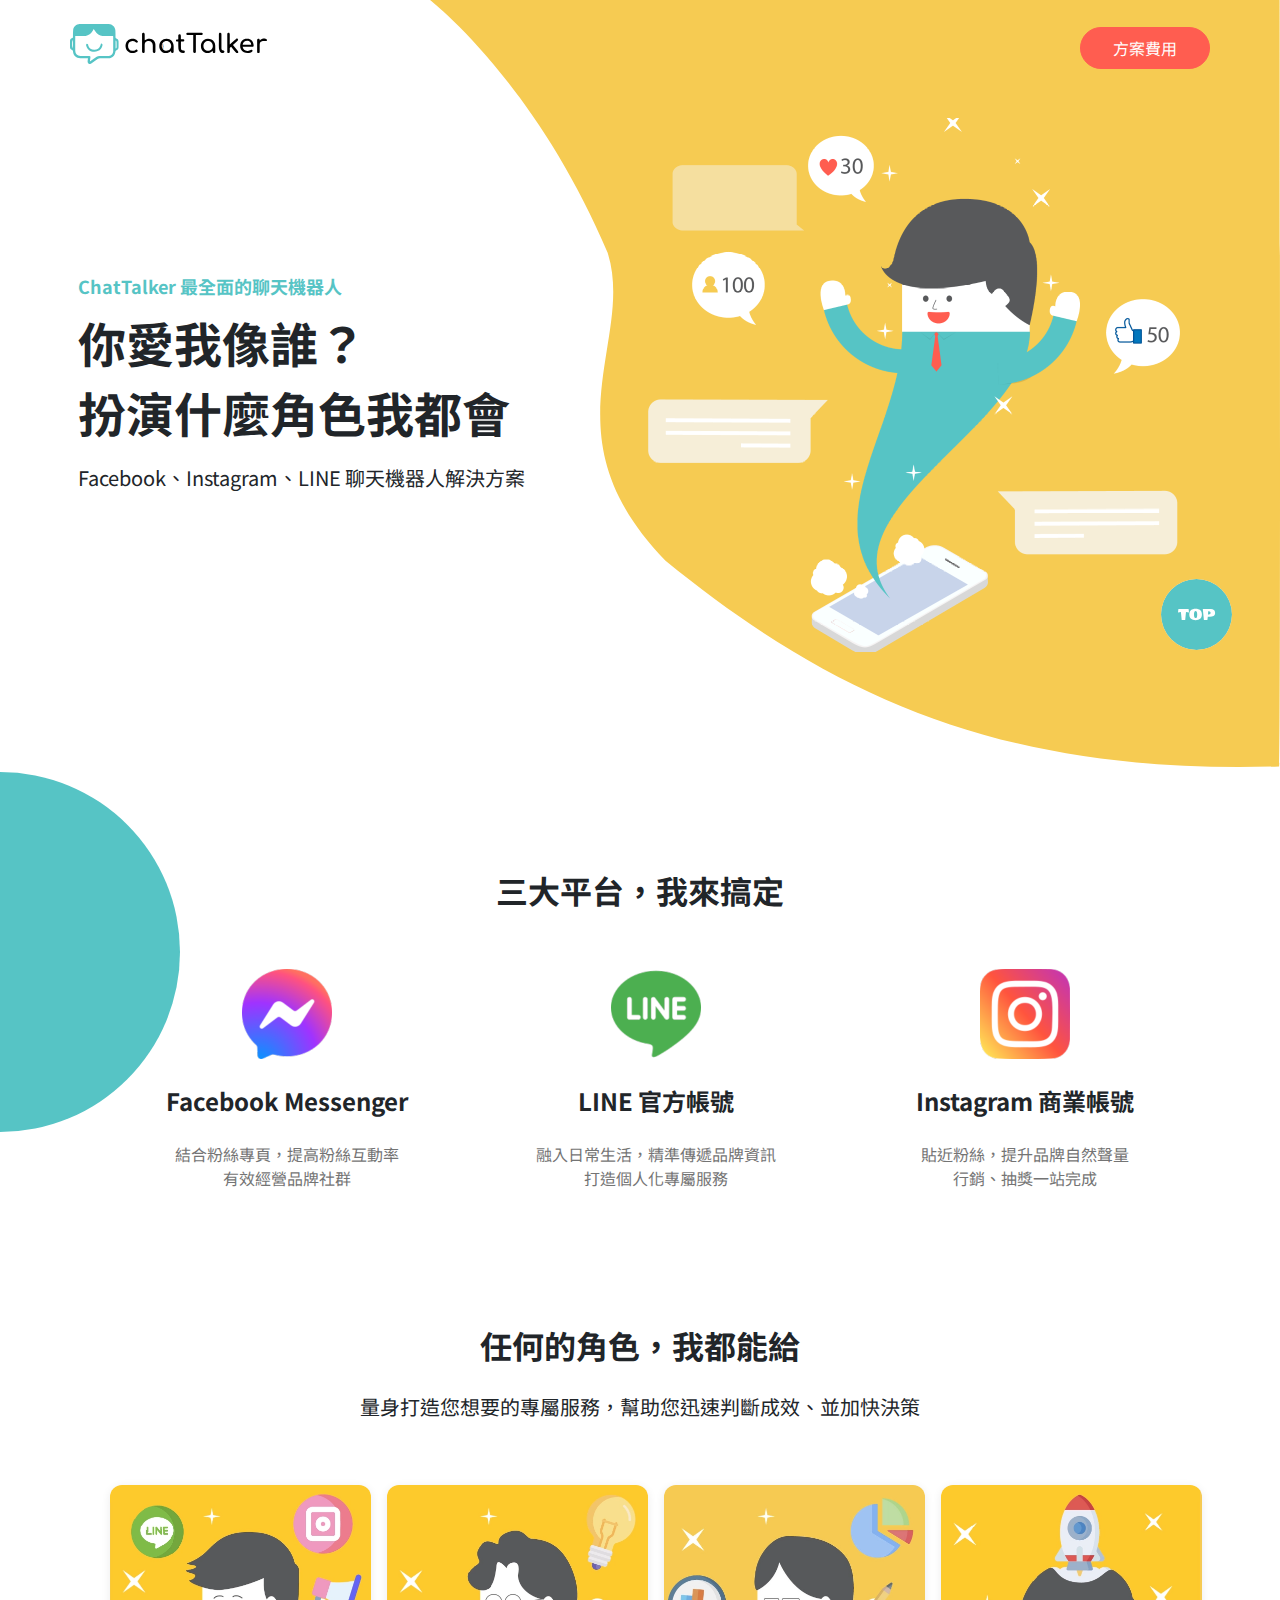
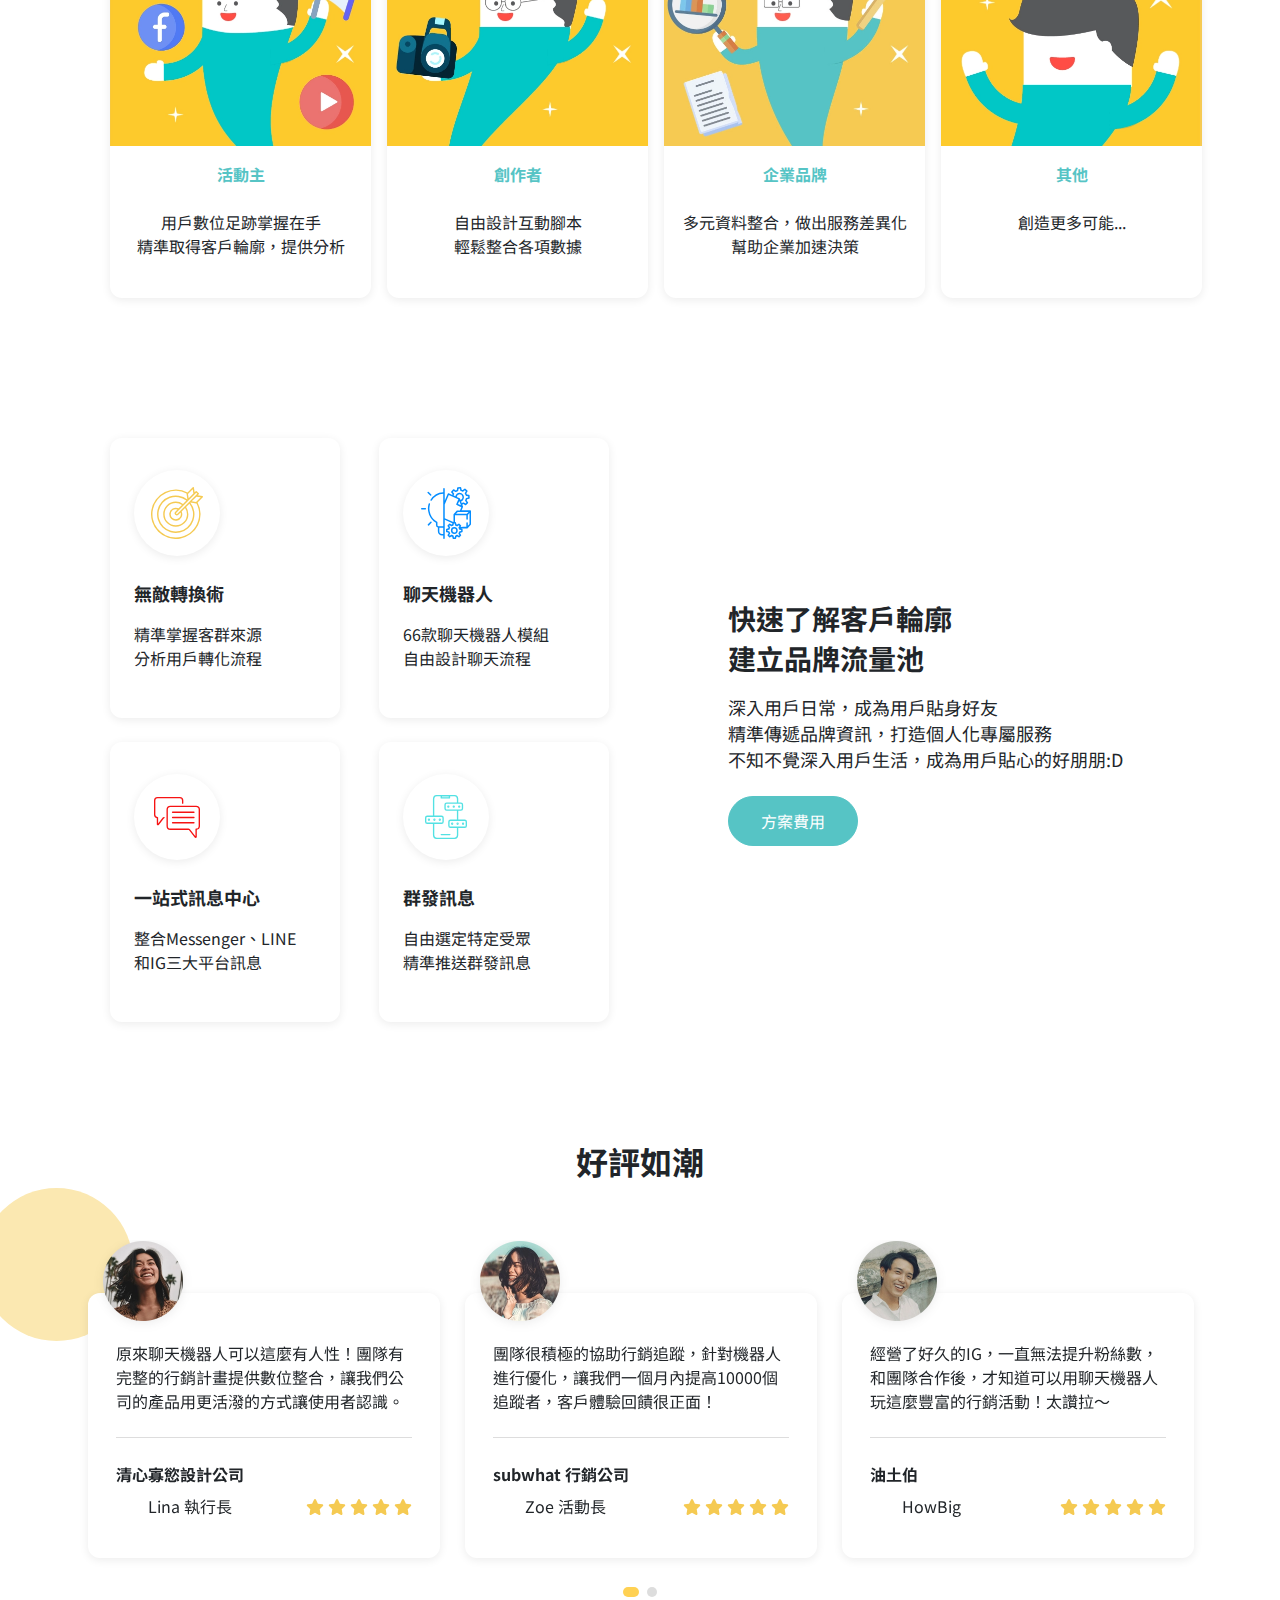
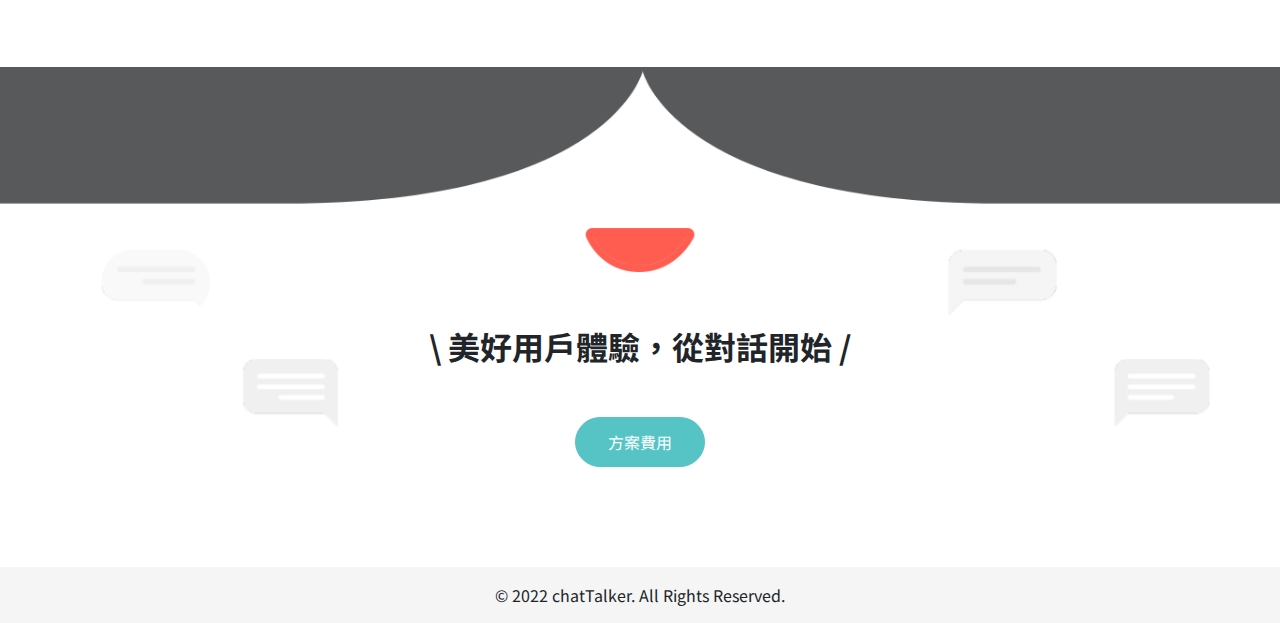
<file: index.html>
<!DOCTYPE html>
<html lang="zh-Hant-TW">
  <head>
    <meta charset="UTF-8" />
    <meta http-equiv="X-UA-Compatible" content="IE=edge" />
    <meta name="viewport" content="width=device-width, initial-scale=1.0" />
    <title>ChatTalker 最全面的聊天機器人</title>
    <link rel="preconnect" href="https://fonts.googleapis.com" />
    <link rel="preconnect" href="https://fonts.gstatic.com" crossorigin />
    <link
      href="https://fonts.googleapis.com/css2?family=Noto+Sans+TC:wght@400;700&display=swap"
      rel="stylesheet"
    />
    <link
      rel="stylesheet"
      href="css/fontawesome.min.css"
    />
    <link
      rel="stylesheet"
      href="css/solid.min.css"
    />
    <link rel="stylesheet" href="css/app.css" />
  </head>
  <body>
    <div class="wrap">
      <header>
        <div class="container">
          <div class="row">
            <div
              class="col-12 d-flex justify-content-between align-items-center"
            >
              <h1>
                <a class="logo" href="index.html" alt="ChatTalker"
                  ><img src="images/logo.svg" alt="ChatTalker"
                /></a>
              </h1>
              <a
                href="pricing.html"
                class="btn btn-secondary rounded-pill"
                alt="方案費用"
                >方案費用</a
              >
            </div>
          </div>
        </div>
      </header>
      <main>
        <section class="intro">
          <div class="container">
            <div class="row d-flex align-items-center">
              <div class="col-12 col-lg-6 intro-text">
                <h3 class="d-block fw-bold">ChatTalker 最全面的聊天機器人</h3>
                <h2 class="fw-bold">你愛我像誰？<br />扮演什麼角色我都會</h2>
                <p>Facebook、Instagram、LINE 聊天機器人解決方案</p>
              </div>
              <div class="col-12 col-lg-6 intro-background">
                <img
                  src="images/home@2x.png"
                  alt="ChatTalker 最全面的聊天機器人"
                />
              </div>
            </div>
          </div>
        </section>
        <section class="platform">
          <div class="container">
            <div class="row">
              <div class="col-12">
                <h2 class="section-title fw-bold text-center">
                  三大平台，我來搞定
                </h2>
                <ul class="row d-flex">
                  <li class="col-12 col-md-4 text-center">
                    <img src="images/messenger@2x.png" alt="" />
                    <h3 class="fw-bold">Facebook Messenger</h3>
                    <p>結合粉絲專頁，提高粉絲互動率<br />有效經營品牌社群</p>
                  </li>
                  <li class="col-12 col-md-4 text-center">
                    <img src="images/line@2x.png" alt="" />
                    <h3 class="fw-bold">LINE 官方帳號</h3>
                    <p>
                      融入日常生活，精準傳遞品牌資訊<br />打造個人化專屬服務
                    </p>
                  </li>
                  <li class="col-12 col-md-4 text-center">
                    <img src="images/instagram@2x.png" alt="" />
                    <h3 class="fw-bold">Instagram 商業帳號</h3>
                    <p>貼近粉絲，提升品牌自然聲量<br />行銷、抽獎一站完成</p>
                  </li>
                </ul>
              </div>
            </div>
          </div>
        </section>
        <section class="character">
          <div class="container">
            <!-- .row>.col-12 -->
            <div class="row">
              <div class="col-12">
                <h2 class="section-title fw-bold text-center">
                  任何的角色，我都能給
                </h2>
                <p class="section-subtitle">
                  量身打造您想要的專屬服務，幫助您迅速判斷成效、並加快決策
                </p>
                <ul class="character-content row">
                  <li class="col-12 col-md-6 col-lg-3">
                    <div class="character-desc">
                      <img src="images/role01.png" alt="" />
                      <div class="character-detail d-block">
                        <h3 class="fw-bold">活動主</h3>
                        <p>
                          用戶數位足跡掌握在手<br />精準取得客戶輪廓，提供分析
                        </p>
                      </div>
                    </div>
                  </li>
                  <li class="col-12 col-md-6 col-lg-3">
                    <div class="character-desc">
                      <img src="images/role02.png" alt="" />
                      <div class="character-detail d-block">
                        <h3 class="fw-bold">創作者</h3>
                        <p>自由設計互動腳本<br />輕鬆整合各項數據</p>
                      </div>
                    </div>
                  </li>
                  <li class="col-12 col-md-6 col-lg-3">
                    <div class="character-desc">
                      <img src="images/role03.png" alt="" />
                      <div class="character-detail d-block">
                        <h3 class="fw-bold">企業品牌</h3>
                        <p>
                          多元資料整合，做出服務差異化<br />幫助企業加速決策
                        </p>
                      </div>
                    </div>
                  </li>
                  <li class="col-12 col-md-6 col-lg-3">
                    <div class="character-desc">
                      <img src="images/role04.png" alt="" />
                      <div class="character-detail d-block">
                        <h3 class="fw-bold">其他</h3>
                        <p>創造更多可能...</p>
                      </div>
                    </div>
                  </li>
                </ul>
              </div>
            </div>
          </div>
        </section>
        <section class="service">
          <div class="container">
            <div class="service-content">
              <div class="row">
                <div class="col-12 col-xl-6">
                  <ul class="service-function row d-flex">
                    <li class="col-12 col-sm-6 col-lg-3 col-xl-6">
                      <div class="service-item">
                        <div
                          class="service-icon d-flex align-items-center justify-content-center text-center rounded-circle"
                        >
                          <img src="images/service01.svg" alt="" />
                        </div>
                        <h3 class="fw-bold">無敵轉換術</h3>
                        <p>精準掌握客群來源<br />分析用戶轉化流程</p>
                      </div>
                    </li>
                    <li class="col-12 col-sm-6 col-lg-3 col-xl-6">
                      <div class="service-item">
                        <div
                          class="service-icon d-flex align-items-center justify-content-center text-center rounded-circle"
                        >
                          <img src="images/service02.svg" alt="" />
                        </div>
                        <h3 class="fw-bold">聊天機器人</h3>
                        <p>66款聊天機器人模組<br />自由設計聊天流程</p>
                      </div>
                    </li>
                    <li class="col-12 col-sm-6 col-lg-3 col-xl-6">
                      <div class="service-item">
                        <div
                          class="service-icon d-flex align-items-center justify-content-center text-center rounded-circle"
                        >
                          <img src="images/service03.svg" alt="" />
                        </div>
                        <h3 class="fw-bold">一站式訊息中心</h3>
                        <p>整合Messenger、LINE<br />和IG三大平台訊息</p>
                      </div>
                    </li>
                    <li class="col-12 col-sm-6 col-lg-3 col-xl-6">
                      <div class="service-item">
                        <div
                          class="service-icon d-flex align-items-center justify-content-center text-center rounded-circle"
                        >
                          <img src="images/service04.svg" alt="" />
                        </div>
                        <h3 class="fw-bold">群發訊息</h3>
                        <p>自由選定特定受眾<br />精準推送群發訊息</p>
                      </div>
                    </li>
                  </ul>
                </div>
                <div
                  class="col-12 col-xl-6 service-text d-flex flex-wrap align-items-center justify-content-center"
                >
                  <div class="service-text-content">
                    <h2 class="fw-bold">
                      快速了解客戶輪廓<br />建立品牌流量池
                    </h2>
                    <p>
                      深入用戶日常，成為用戶貼身好友<br />精準傳遞品牌資訊，打造個人化專屬服務<br />不知不覺深入用戶生活，成為用戶貼心的好朋朋:D
                    </p>
                    <a
                      href="pricing.html"
                      class="btn btn-primary rounded-pill"
                      alt="方案費用"
                      >方案費用</a
                    >
                  </div>
                </div>
              </div>
            </div>
          </div>
        </section>
        <section class="comments">
          <div class="container">
            <div class="row">
              <div class="col-12">
                <h2 class="section-title fw-bold text-center">好評如潮</h2>
                <div class="owl-carousel owl-theme">
                  <div class="comment-content position-relative">
                    <div class="comment-person">
                      <img src="images/review01@2x.png" />
                    </div>
                    <div class="comment-detail">
                      <p>
                        原來聊天機器人可以這麼有人性！團隊有完整的行銷計畫提供數位整合，讓我們公司的產品用更活潑的方式讓使用者認識。
                      </p>
                      <span class="d-block fw-bold">清心寡慾設計公司</span>
                      <ul class="d-flex justify-content-between">
                        <li>Lina 執行長</li>
                        <li class="comment-rating">
                          <i class="fa-solid fa-star"></i>
                          <i class="fa-solid fa-star"></i>
                          <i class="fa-solid fa-star"></i>
                          <i class="fa-solid fa-star"></i>
                          <i class="fa-solid fa-star"></i>
                        </li>
                      </ul>
                    </div>
                  </div>
                  <div class="comment-content position-relative">
                    <div class="comment-person">
                      <img src="images/review02@2x.png" />
                    </div>
                    <div class="comment-detail">
                      <p>
                        團隊很積極的協助行銷追蹤，針對機器人進行優化，讓我們一個月內提高10000個追蹤者，客戶體驗回饋很正面！
                      </p>
                      <span class="d-block fw-bold">subwhat 行銷公司</span>
                      <ul class="d-flex justify-content-between">
                        <li>Zoe 活動長</li>
                        <li class="comment-rating">
                          <i class="fa-solid fa-star"></i>
                          <i class="fa-solid fa-star"></i>
                          <i class="fa-solid fa-star"></i>
                          <i class="fa-solid fa-star"></i>
                          <i class="fa-solid fa-star"></i>
                        </li>
                      </ul>
                    </div>
                  </div>
                  <div class="comment-content position-relative">
                    <div class="comment-person">
                      <img src="images/review03@2x.png" />
                    </div>
                    <div class="comment-detail">
                      <p>
                        經營了好久的IG，一直無法提升粉絲數，和團隊合作後，才知道可以用聊天機器人玩這麼豐富的行銷活動！太讚拉～
                      </p>
                      <span class="d-block fw-bold">油土伯</span>
                      <ul class="d-flex justify-content-between">
                        <li>HowBig</li>
                        <li class="comment-rating">
                          <i class="fa-solid fa-star"></i>
                          <i class="fa-solid fa-star"></i>
                          <i class="fa-solid fa-star"></i>
                          <i class="fa-solid fa-star"></i>
                          <i class="fa-solid fa-star"></i>
                        </li>
                      </ul>
                    </div>
                  </div>
                  <div class="comment-content position-relative">
                    <div class="comment-person">
                      <img src="images/review01@2x.png" />
                    </div>
                    <div class="comment-detail">
                      <p>
                        原來聊天機器人可以這麼有人性！團隊有完整的行銷計畫提供數位整合，讓我們公司的產品用更活潑的方式讓使用者認識。
                      </p>
                      <span class="d-block fw-bold">清心寡慾設計公司</span>
                      <ul>
                        <li>Lina 執行長</li>
                        <li class="comment-rating">
                          <i class="fa-solid fa-star"></i>
                          <i class="fa-solid fa-star"></i>
                          <i class="fa-solid fa-star"></i>
                          <i class="fa-solid fa-star"></i>
                          <i class="fa-solid fa-star"></i>
                        </li>
                      </ul>
                    </div>
                  </div>
                </div>
              </div>
            </div>
          </div>
        </section>
      </main>
      <footer>
        <div class="container">
          <p class="fw-bold">\ 美好用戶體驗，從對話開始 /</p>
          <a
            href="pricing.html"
            class="btn btn-primary rounded-pill"
            alt="方案費用"
            >方案費用</a
          >
        </div>
        <div class="copyright text-center">
          © 2022 chatTalker. All Rights Reserved.
        </div>
      </footer>
      <button id="go-top" class="go-top d-block rounded-circle"></button>
    </div>
    <script src="js/jquery-3.6.0.min.js"></script>
    <script src="js/owl.carousel.min.js"></script>
    <script src="js/fontawesome.min.js"></script>
    <script src="js/solid.min.js"></script>
    <script src="js/app.js"></script>
  </body>
</html>
</file>
<file: css/solid.min.css>
/*!
 * Font Awesome Free 6.1.1 by @fontawesome - https://fontawesome.com
 * License - https://fontawesome.com/license/free (Icons: CC BY 4.0, Fonts: SIL OFL 1.1, Code: MIT License)
 * Copyright 2022 Fonticons, Inc.
 */
 :host,:root{--fa-font-solid:normal 900 1em/1 "Font Awesome 6 Free"}@font-face{font-family:"Font Awesome 6 Free";font-style:normal;font-weight:900;font-display:block;src:url(../webfonts/fa-solid-900.woff2) format("woff2"),url(../webfonts/fa-solid-900.ttf) format("truetype")}.fa-solid,.fas{font-family:"Font Awesome 6 Free";font-weight:900}
</file>
